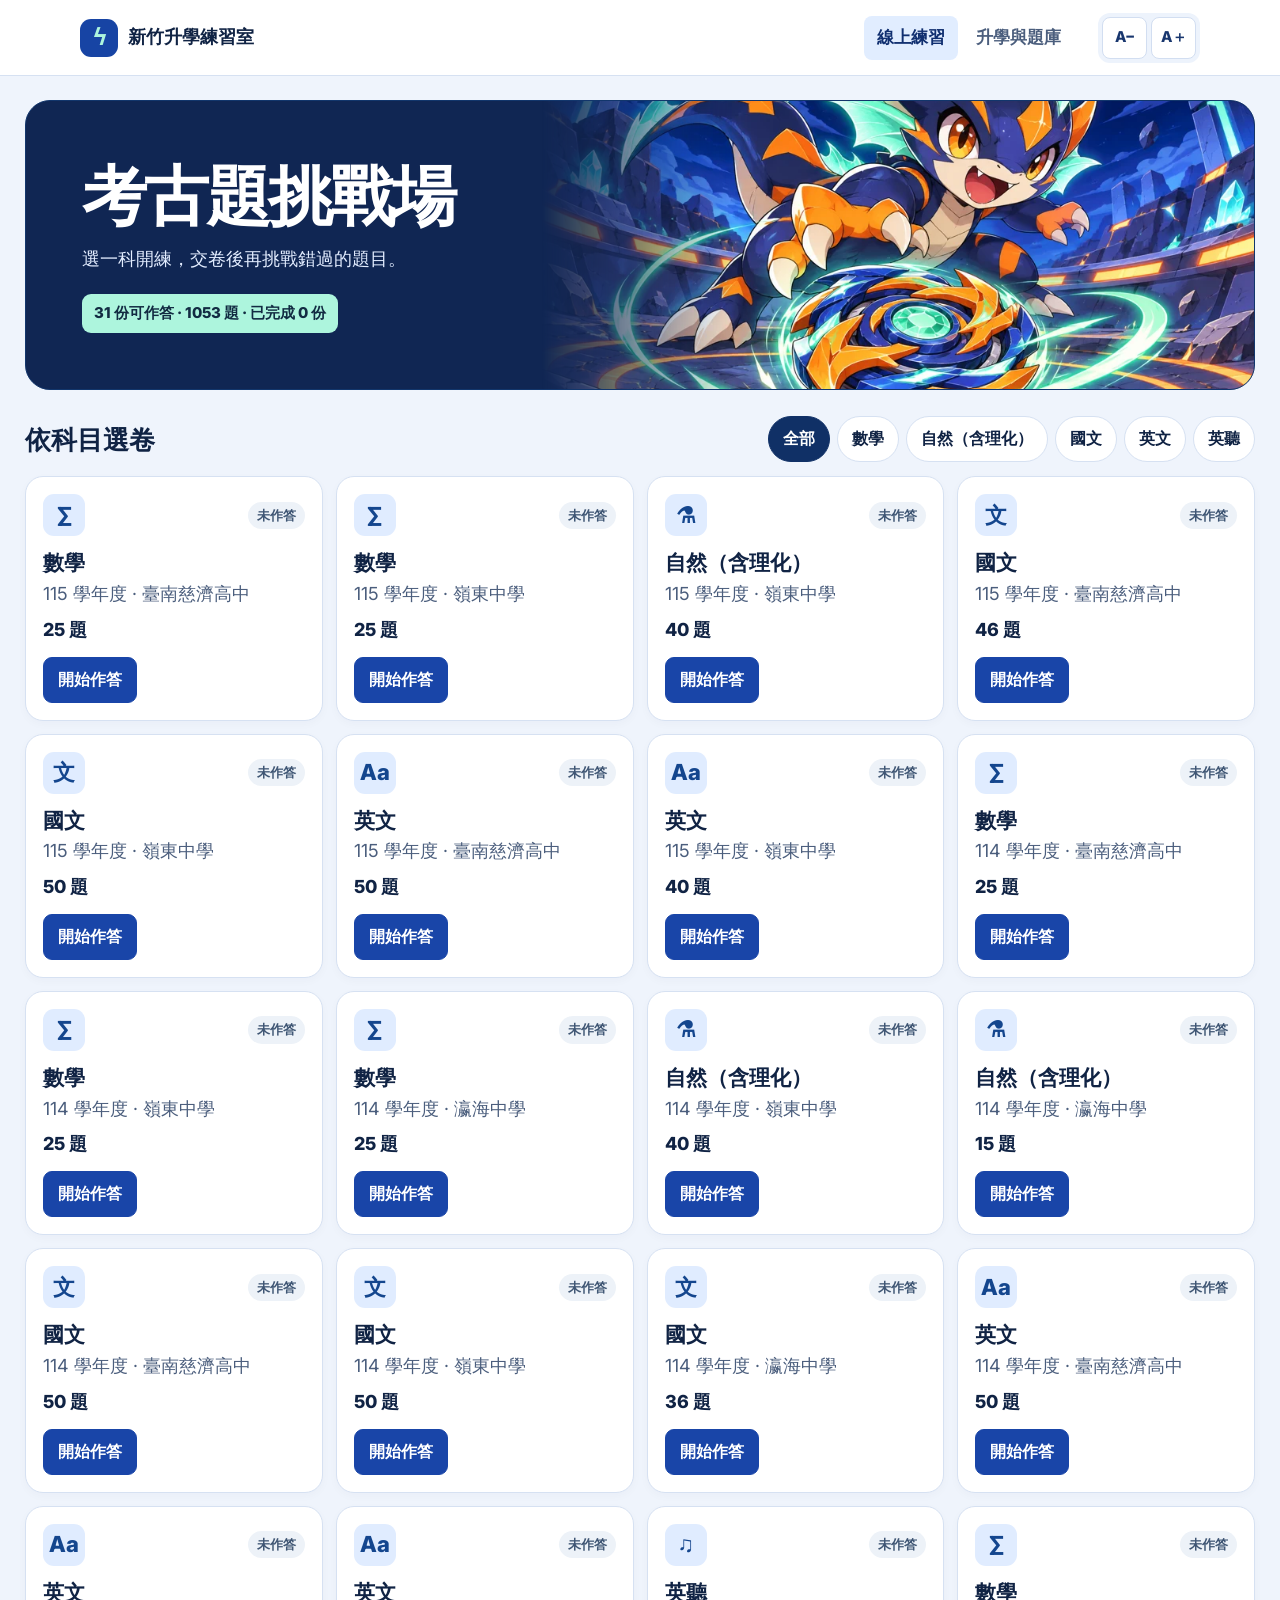
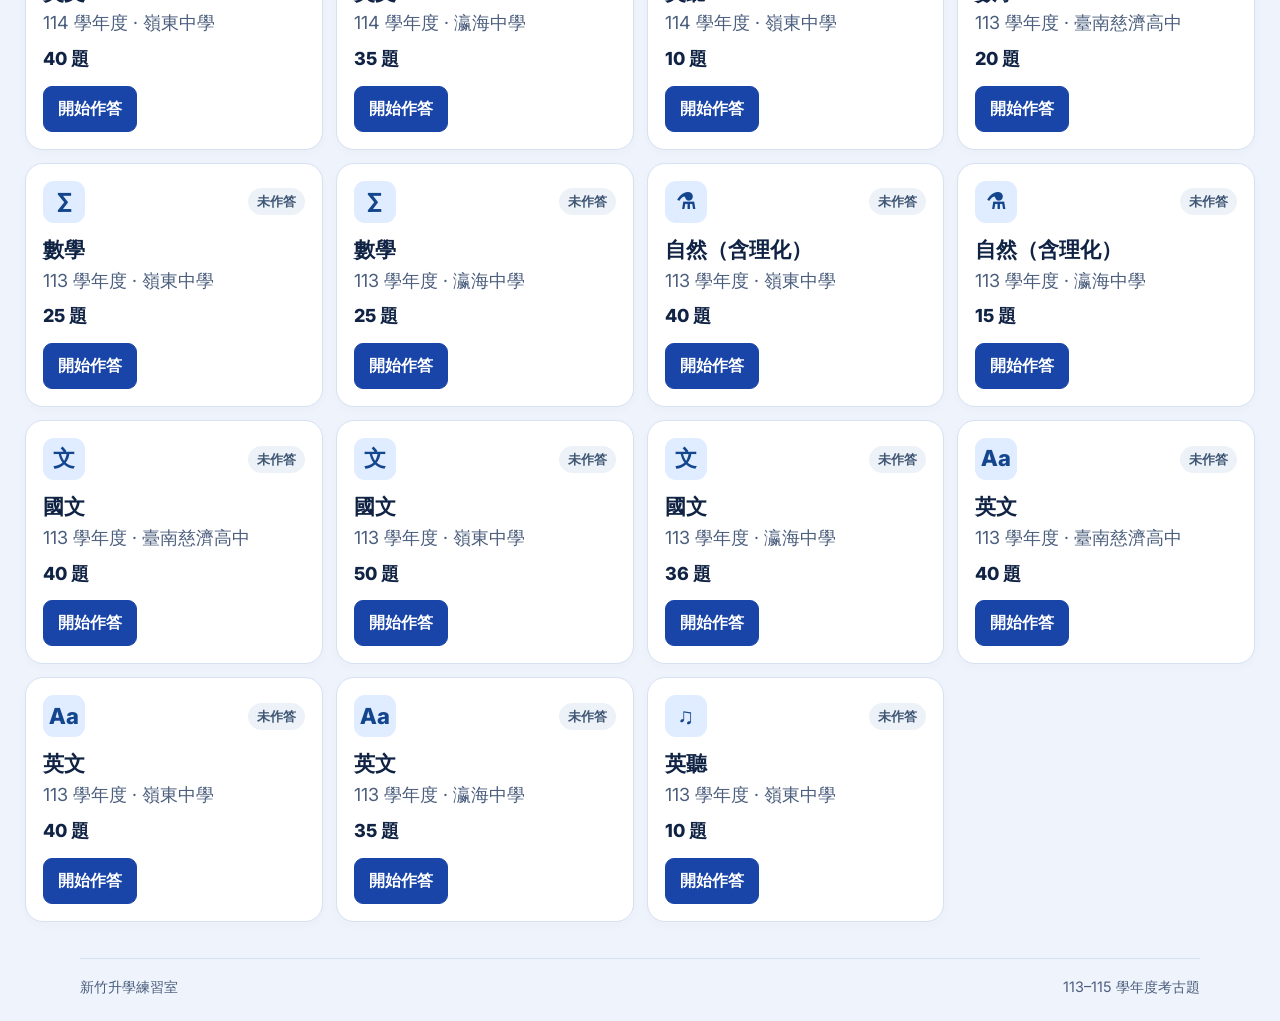
<file: index.html>
<!doctype html>
<html lang="zh-Hant">
<head>
<meta charset="utf-8">
<meta name="viewport" content="width=device-width, initial-scale=1">
<meta name="description" content="新竹升國中線上考古題、錯題重練與升學資訊">
<title>新竹升學練習室</title>
<link rel="stylesheet" href="./style.css">
<link rel="stylesheet" href="./arena.css">
<script defer src="./questions.js"></script>
<script defer src="./catalog.js"></script>
<script defer src="./notes.js"></script>
<script defer src="./arena.js"></script>
</head>
<body>
<a class="skip" href="#main">跳到主要內容</a>
<header class="topbar"><div class="shell top-inner">
  <a class="brand" href="./index.html"><span class="brand-icon" aria-hidden="true">ϟ</span>新竹升學練習室</a>
  <nav aria-label="主選單"><a href="./index.html" aria-current="page">線上練習</a><a href="./resources.html">升學與題庫</a></nav>
  <div class="font-control" role="group" aria-label="字體大小">
    <button id="font-minus" type="button" aria-label="縮小字體">A−</button>
    <button id="font-plus" type="button" aria-label="放大字體">A＋</button>
  </div>
</div></header>
<main id="main" class="shell arena-main">
<noscript><p>請啟用 JavaScript 使用線上練習。</p></noscript>
<section id="library">
  <div class="arena-hero">
    <div class="arena-intro"><h1>考古題挑戰場</h1><p>選一科開練，交卷後再挑戰錯過的題目。</p><div class="arena-stats" id="stats"></div></div>
    <img src="./figures/arena.webp" width="900" height="600" alt="原創電光龍與對戰陀螺">
  </div>
  <div class="library-head"><h2>依科目選卷</h2><div class="filters" id="filters" role="group" aria-label="依科目篩選"></div></div>
  <div id="wrong-tools" class="wrong-tools"></div>
  <div class="paper-grid" id="paper-grid"></div>
</section>
<section id="practice" hidden></section>
<section id="report" hidden></section>
</main>
<dialog id="action-dialog" aria-labelledby="dialog-title">
  <form id="action-form">
    <h2 id="dialog-title"></h2><p id="dialog-detail"></p>
    <div id="pin-field" hidden><label for="pin">家長密碼</label><input id="pin" type="password" inputmode="numeric" maxlength="4" autocomplete="off"><p class="error" id="pin-error" aria-live="polite"></p></div>
    <div class="dialog-actions"><button class="button" id="cancel-action" type="button">取消</button><button class="button primary" id="confirm-action"></button></div>
  </form>
</dialog>
<footer class="site-footer shell"><span>新竹升學練習室</span><span>113–115 學年度考古題</span></footer>
</body>
</html>
</file>
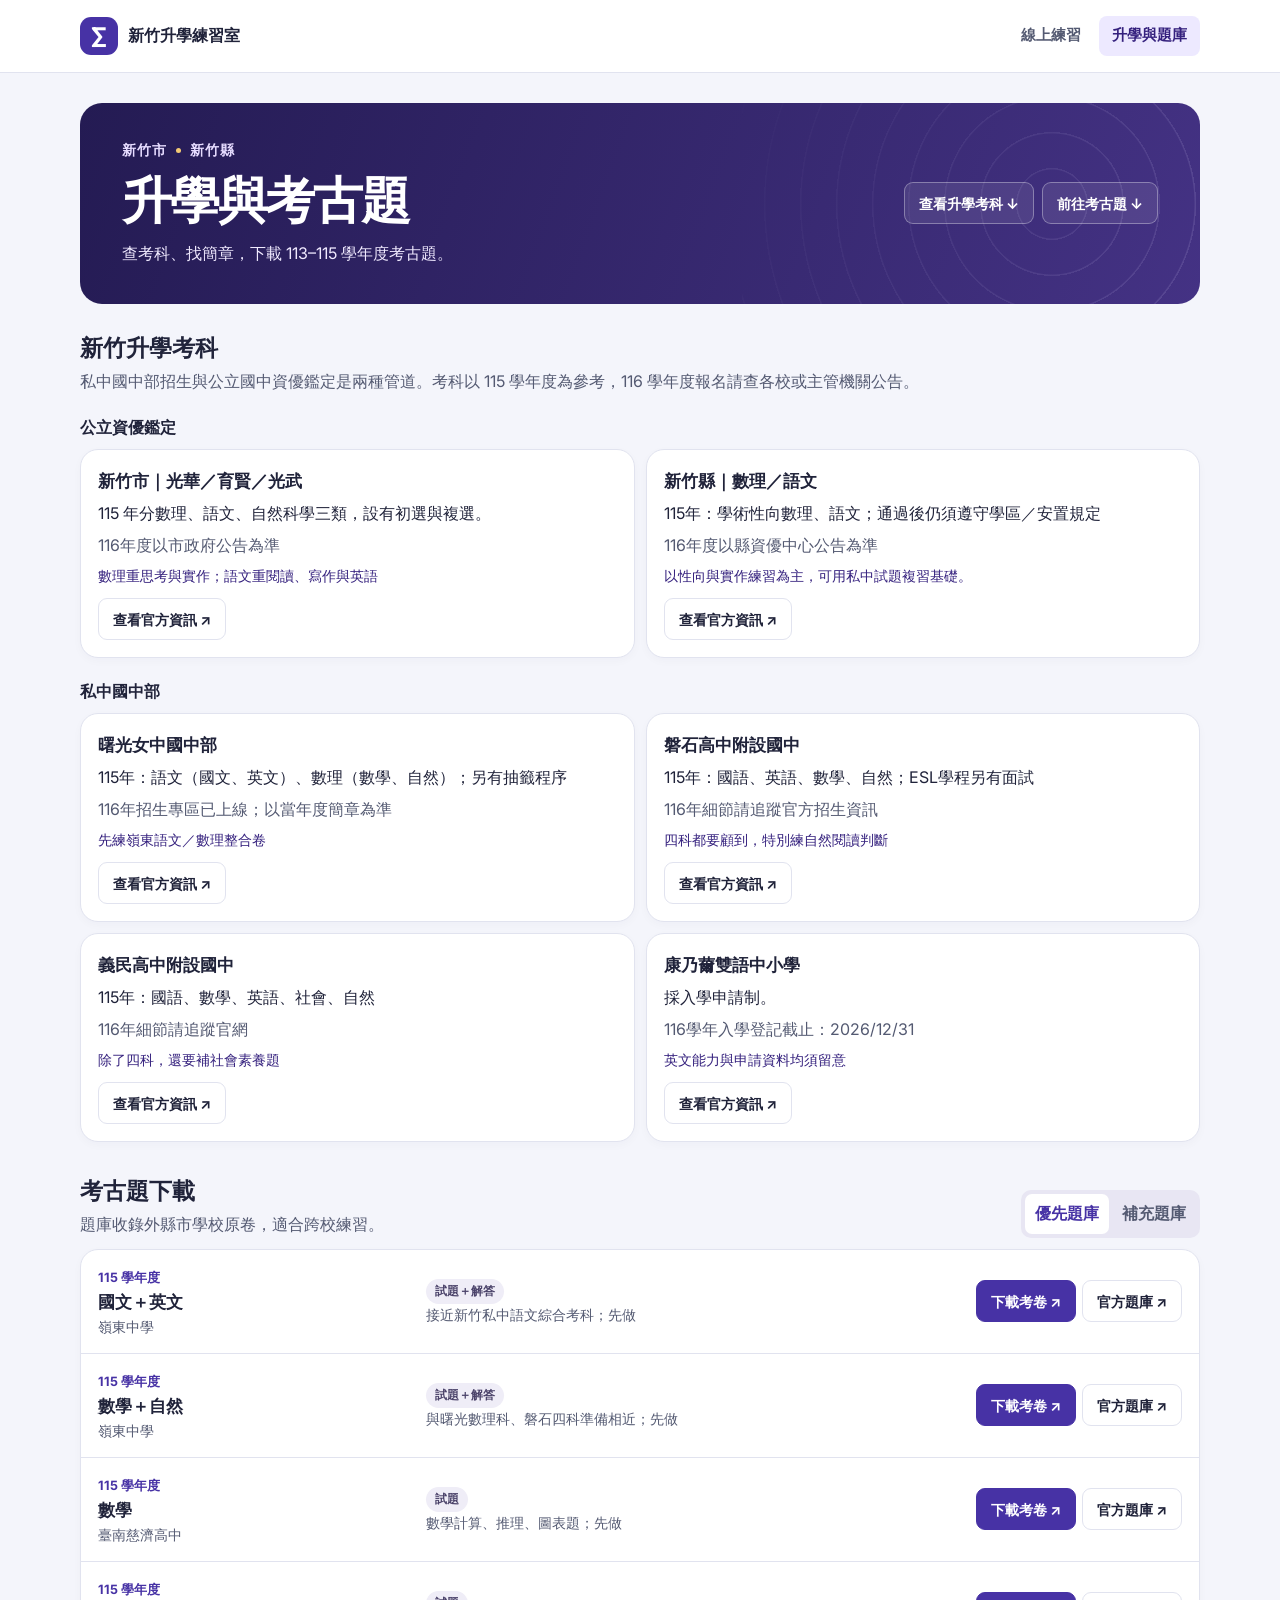
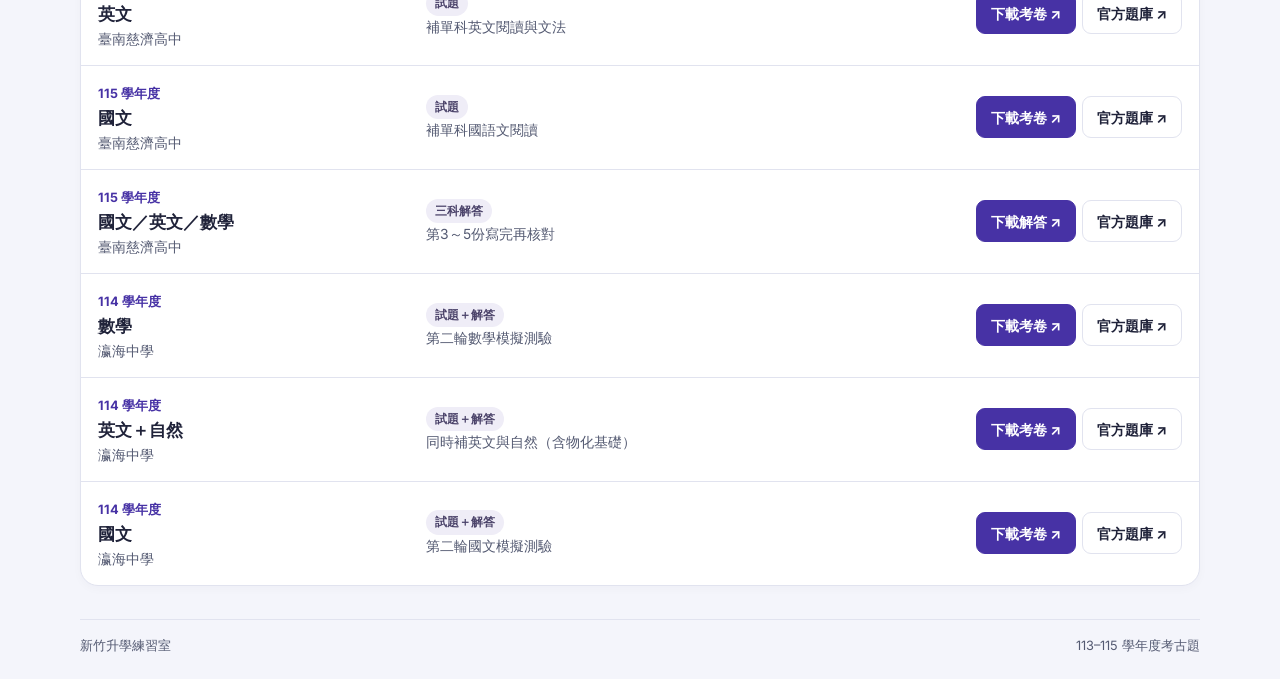
<file: resources.html>
<!doctype html>
<html lang="zh-Hant">
<head>
<meta charset="utf-8">
<meta name="viewport" content="width=device-width, initial-scale=1">
<meta name="description" content="新竹升國中考古題練習、升學考科與官方下載連結">
<title>升學與題庫｜新竹升學練習室</title>
<link rel="stylesheet" href="./style.css">
<script defer src="./resources-data.js"></script>
<script defer src="./resources.js"></script>
</head>
<body>
<a class="skip" href="#main">跳到主要內容</a>
<header class="topbar"><div class="shell top-inner">
  <a class="brand" href="./index.html"><span class="brand-icon" aria-hidden="true">∑</span><span>新竹升學練習室</span></a>
  <nav aria-label="主選單">
    <a href="./index.html">線上練習</a>
    <a href="./resources.html" aria-current="page">升學與題庫</a>
  </nav>
</div></header>
<main id="main" class="shell">
  <section class="hero">
    <div class="hero-text">
      <p class="eyebrow">新竹市 <span></span> 新竹縣</p>
      <h1>升學與考古題</h1>
      <p>查考科、找簡章，下載 113–115 學年度考古題。</p>
    </div>
    <div class="hero-links">
      <a class="button" href="#admissions">查看升學考科 ↓</a>
      <a class="button" href="#papers">前往考古題 ↓</a>
    </div>
  </section>
  <noscript><p class="panel">請啟用 JavaScript 以顯示升學資料和考古題連結。</p></noscript>
  <section class="resource-section" id="admissions">
    <h2>新竹升學考科</h2>
    <p class="muted">私中國中部招生與公立國中資優鑑定是兩種管道。考科以 115 學年度為參考，116 學年度報名請查各校或主管機關公告。</p>
    <div id="school-list"></div>
  </section>
  <section class="resource-section" id="papers">
    <div class="section-heading">
      <div><h2>考古題下載</h2><p class="muted">題庫收錄外縣市學校原卷，適合跨校練習。</p></div>
      <div class="segmented" role="group" aria-label="題庫分類">
        <button id="priority" type="button" aria-pressed="true">優先題庫</button>
        <button id="reserve" type="button" aria-pressed="false">補充題庫</button>
      </div>
    </div>
    <div id="papers-list" class="panel papers-list"></div>
  </section>
</main>
<footer class="site-footer shell"><span>新竹升學練習室</span><span>113–115 學年度考古題</span></footer>
</body>
</html>
</file>
<file: style.css>
@import url('https://fonts.googleapis.com/css2?family=Inter:wght@400;500;600;700;800&display=swap');

:root {
  color-scheme: light;
  --ink: #20233a;
  --muted: #545a72;
  --line: #e1e3ef;
  --surface: #fff;
  --canvas: #f4f5fb;
  --accent: #4732a5;
  --accent-dark: #35217e;
  --accent-soft: #ede9ff;
  --gold: #f4ca74;
  --gold-ink: #774b10;
  --radius: 18px;
  font-family: Inter, "Noto Sans TC", "Microsoft JhengHei", "PingFang TC", sans-serif;
}
*, *::before, *::after { box-sizing: border-box; }
[hidden] { display: none !important; }
body { margin: 0; color: var(--ink); background: var(--canvas); line-height: 1.6; }
a { color: var(--accent); }
button, input { font: inherit; }
button { cursor: pointer; }
button:disabled { cursor: default; opacity: .48; }
:focus-visible { outline: 3px solid #8066e2; outline-offset: 3px; }
h1, h2, h3, h4, p { margin: 0; }
h1 { font-size: clamp(2rem, 4.2vw, 3.1rem); line-height: 1.2; letter-spacing: -.045em; }
h2 { font-size: 1.42rem; line-height: 1.45; }
.shell { width: min(1120px, calc(100% - 52px)); margin-inline: auto; }
.skip { position: absolute; top: -100px; left: 16px; z-index: 4; background: white; padding: 10px; }
.skip:focus { top: 12px; }
.topbar { background: #fff; border-bottom: 1px solid var(--line); }
.top-inner { min-height: 72px; display: flex; align-items: center; justify-content: space-between; gap: 10px 24px; }
.brand { display: inline-flex; align-items: center; gap: 10px; font-weight: 800; color: var(--ink); text-decoration: none; white-space: nowrap; }
.brand-icon { display: grid; place-items: center; width: 38px; height: 38px; border-radius: 11px; background: var(--accent); color: white; font-size: 23px; }
nav { display: flex; align-items: center; gap: 5px; }
nav a { text-decoration: none; color: var(--muted); padding: 8px 13px; border-radius: 8px; white-space: nowrap; font-size: .92rem; font-weight: 700; }
nav a:hover, nav a[aria-current] { background: var(--accent-soft); color: var(--accent-dark); }
.hero { position: relative; isolation: isolate; overflow: hidden; display: flex; align-items: center; justify-content: space-between; gap: 24px; padding: 37px 42px; margin: 30px 0 25px; border-radius: 22px; background: linear-gradient(110deg, #241b53, #443284); color: #fff; }
.hero::before { content: ""; position: absolute; z-index: -1; width: 620px; height: 620px; right: -162px; top: -209px; background: repeating-radial-gradient(circle, transparent 0 34px, #e2d8ff20 35px 36px); mask-image: linear-gradient(110deg, transparent 4%, #000 68%); }
.eyebrow { display: flex; align-items: center; gap: 9px; font-size: .85rem; font-weight: 700; letter-spacing: .08em; color: #e6dcff; margin-bottom: 9px; }
.eyebrow span { width: 5px; height: 5px; border-radius: 50%; background: var(--gold); }
.hero-text > p:last-child { margin-top: 11px; color: #f0eaff; }
.hero-progress { min-width: 232px; padding: 16px 19px; border: 1px solid #ffffff40; border-radius: 14px; background: #ffffff16; }
.hero-progress div { display: flex; align-items: baseline; justify-content: space-between; gap: 16px; }
.hero-progress strong { font-size: 1.18rem; font-variant-numeric: tabular-nums; }
.hero-progress p { color: #ede5ff; font-size: .77rem; }
progress { display: block; appearance: none; width: 100%; height: 7px; overflow: hidden; border: none; border-radius: 5px; background: #ffffff33; margin: 10px 0 8px; }
progress::-webkit-progress-bar { background: #ffffff33; }
progress::-webkit-progress-value { background: var(--gold); }
progress::-moz-progress-bar { background: var(--gold); }
.workspace { display: grid; grid-template-columns: minmax(0, 1fr) 300px; align-items: start; gap: 22px; }
.panel { background: var(--surface); border: 1px solid var(--line); border-radius: var(--radius); box-shadow: 0 3px 10px #29234707; }
.question-panel { padding: 28px 31px 21px; }
.question-meta, .navigator-heading { display: flex; justify-content: space-between; align-items: center; gap: 10px; }
.question-number { font-weight: 700; color: var(--accent); font-size: .94rem; }
.question-number strong { font-size: 1.25rem; }
.question-number span { color: var(--muted); font-weight: 500; }
#question-title { margin: 15px 0 20px; font-weight: 800; font-size: clamp(1.2rem, 2.1vw, 1.5rem); }
.choices { min-width: 0; padding: 0; margin: 0; border: 0; display: grid; gap: 9px; }
.choice { position: relative; display: flex; align-items: center; gap: 12px; min-height: 54px; padding: 9px 12px; border: 1px solid var(--line); border-radius: 11px; cursor: pointer; }
.choice:hover { border-color: #b8a9ea; background: #faf8ff; }
.choice:has(input:checked) { border-color: #795bc9; background: var(--accent-soft); }
.choice:has(input:focus-visible) { outline: 3px solid #8066e2; outline-offset: 2px; }
.choice input { position: absolute; opacity: 0; inset: 0; margin: 0; width: 100%; height: 100%; cursor: pointer; }
.letter { display: grid; place-items: center; flex: 0 0 34px; height: 34px; border-radius: 8px; background: #f0eef8; color: var(--accent-dark); font-size: .91rem; font-weight: 800; }
.choice input:checked + .letter { background: var(--accent); color: #fff; }
.button { display: inline-flex; align-items: center; justify-content: center; gap: 5px; min-height: 42px; border: 1px solid var(--line); border-radius: 9px; padding: 8px 14px; background: #fff; color: var(--ink); font-weight: 700; font-size: .9rem; text-decoration: none; }
.button:hover:not(:disabled) { border-color: #b8a9ea; background: #f9f6ff; }
.button.primary { background: var(--accent); color: #fff; border-color: var(--accent); }
.button.primary:hover:not(:disabled) { background: var(--accent-dark); border-color: var(--accent-dark); }
.flag-button { padding: 5px 10px; min-height: 36px; color: var(--muted); font-size: .84rem; }
.flag-button[aria-pressed="true"] { background: #fff2d4; border-color: #ebcd87; color: var(--gold-ink); }
.question-tools { display: flex; justify-content: space-between; gap: 8px; border-top: 1px solid var(--line); margin-top: 19px; padding-top: 13px; }
.text-button { border: 0; padding: 5px 0; background: transparent; color: var(--accent); font-size: .88rem; font-weight: 700; }
.text-button:hover:not(:disabled) { text-decoration: underline; }
.question-figure { margin: 0 0 17px; }
.question-figure img { display: block; max-width: min(100%, 355px); max-height: 305px; width: auto; height: auto; border-radius: 8px; border: 1px solid var(--line); }
.bonus-table { border-collapse: collapse; margin-bottom: 13px; font-size: .87rem; }
.bonus-table caption { text-align: left; font-weight: 700; margin-bottom: 4px; }
.bonus-table th, .bonus-table td { padding: 4px 10px; border: 1px solid var(--line); text-align: left; }
.bonus-table th { background: var(--canvas); }
.pager { display: flex; justify-content: space-between; gap: 8px; margin-top: 13px; }
.navigator { padding: 20px; }
.navigator h2 { font-size: 1.03rem; }
.tag { display: inline-block; border-radius: 99px; background: #efedf7; color: #4b436a; font-weight: 700; font-size: .74rem; padding: 3px 9px; }
.question-map { display: grid; grid-template-columns: repeat(5, 1fr); gap: 7px; margin-top: 16px; }
.question-map button { position: relative; aspect-ratio: 1; padding: 0; min-width: 0; border: 1px solid var(--line); border-radius: 8px; background: #fff; color: var(--muted); font-weight: 700; }
.question-map button:hover { background: #f6f1ff; }
.question-map button.answered { background: var(--accent-soft); color: var(--accent-dark); border-color: #e1d9fb; }
.question-map button[aria-current] { border: 2px solid var(--accent); color: var(--accent-dark); }
.question-map button.flagged::after { content: ""; position: absolute; top: 4px; right: 4px; width: 7px; height: 7px; border-radius: 50%; background: #be7820; }
.legend { display: flex; justify-content: space-between; gap: 5px; margin: 12px 0 18px; color: var(--muted); font-size: .74rem; }
.legend span { display: inline-flex; align-items: center; gap: 4px; }
.legend i { width: 8px; height: 8px; border-radius: 2px; border: 1px solid #b6b9cd; }
.legend span:nth-child(2) i { background: #ddd1ff; border-color: #ddd1ff; }
.legend span:nth-child(3) i { background: #be7820; border: 0; border-radius: 50%; }
.submit { width: 100%; }
.small, .source { font-size: .82rem; color: var(--muted); }
.small { margin-top: 8px; }
.source { margin: 22px 0 27px; }
.source a { white-space: nowrap; }
.site-footer { padding: 16px 0 23px; border-top: 1px solid var(--line); display: flex; flex-wrap: wrap; gap: 3px 20px; justify-content: space-between; color: var(--muted); font-size: .8rem; }
dialog { color: var(--ink); border: 1px solid var(--line); border-radius: var(--radius); width: min(420px, calc(100% - 32px)); padding: 24px; box-shadow: 0 10px 45px #17123845; }
dialog::backdrop { background: #1e153c85; }
dialog p { color: var(--muted); margin-top: 8px; }
dialog label { display: block; font-weight: 700; margin: 13px 0 4px; }
dialog input { border: 1px solid #9699ac; border-radius: 8px; padding: 8px 12px; width: 100%; }
.dialog-actions { display: flex; justify-content: flex-end; gap: 8px; margin-top: 18px; }
dialog .error { color: #a02036; min-height: 1.1em; font-size: .85rem; }
.explanation { margin-top: 12px; padding: 13px 16px; background: #f2edff; border-left: 3px solid #7759c8; border-radius: 6px; }
.explanation h3 { margin-bottom: 5px; font-size: 1rem; color: var(--accent-dark); }
.score-panel { display: flex; align-items: center; gap: 18px; padding: 23px; }
.score-number { padding: 6px 14px; border-radius: 12px; background: var(--accent-soft); color: var(--accent-dark); white-space: nowrap; }
.score-number strong { font-size: 2rem; }
.score-copy { flex: 1; }
.score-copy p, .muted { color: var(--muted); }
.review { margin-top: 22px; }
.review-item { margin-top: 11px; }
.review-item summary { cursor: pointer; padding: 13px 17px; font-weight: 800; }
.review-item summary .tag { margin-left: 5px; }
.review-body { padding: 0 17px 16px; }
.review-body > h3 { font-size: 1.02rem; margin: 3px 0 9px; }
.hero-links { display: flex; flex-wrap: wrap; gap: 8px; }
.hero-links .button { background: #ffffff17; color: #fff; border-color: #ffffff55; }
.hero-links .button:hover { background: #ffffff31; }
.resource-section { margin: 28px 0 33px; scroll-margin-top: 14px; }
.resource-section h2 + p { margin-top: 4px; }
.group-title { margin: 20px 0 9px; font-size: 1.02rem; }
.school-grid { display: grid; grid-template-columns: repeat(2, minmax(0, 1fr)); gap: 11px; }
.school-card { display: flex; flex-direction: column; align-items: flex-start; gap: 6px; padding: 17px; }
.school-card h4 { font-size: 1.08rem; }
.school-card .button { margin-top: 5px; }
.school-tip { color: var(--accent-dark); font-size: .9rem; }
.section-heading { display: flex; align-items: flex-end; justify-content: space-between; flex-wrap: wrap; gap: 9px; margin-bottom: 11px; }
.segmented { display: flex; gap: 3px; padding: 4px; border-radius: 10px; background: #e8e6f3; }
.segmented button { border: 0; padding: 7px 10px; border-radius: 7px; background: transparent; color: var(--muted); font-weight: 700; }
.segmented button[aria-pressed="true"] { color: var(--accent); background: #fff; }
.paper-row { display: grid; align-items: center; grid-template-columns: minmax(135px, .85fr) minmax(155px, 1.45fr) auto; gap: 14px; padding: 14px 17px; }
.paper-row + .paper-row { border-top: 1px solid var(--line); }
.paper-year { color: var(--accent); font-size: .8rem; font-weight: 700; }
.paper-name h3 { font-size: 1.06rem; }
.paper-row p { font-size: .87rem; }
.paper-actions { display: flex; flex-wrap: wrap; gap: 6px; }
@media (max-width: 850px) {
  .shell { width: calc(100% - 34px); }
  .workspace { grid-template-columns: minmax(0, 1fr) 250px; gap: 13px; }
  .hero { padding: 27px; }
  .question-panel { padding: 20px; }
  .navigator { padding: 14px; }
  .paper-row { grid-template-columns: minmax(115px, .85fr) minmax(145px, 1.25fr) minmax(107px, auto); }
}
@media (max-width: 640px) {
  .shell { width: calc(100% - 24px); }
  .top-inner { padding: 9px 0; min-height: 56px; flex-wrap: wrap; }
  .brand { font-size: .9rem; gap: 6px; }
  .brand-icon { width: 29px; height: 29px; font-size: 18px; border-radius: 7px; }
  nav a { padding: 7px; font-size: .81rem; }
  .hero { margin: 15px 0; flex-direction: column; align-items: stretch; padding: 21px; gap: 14px; }
  .hero h1 { font-size: clamp(1.6rem, 7vw, 2.2rem); }
  .hero-progress { min-width: 0; padding: 10px 13px; }
  .workspace { grid-template-columns: 1fr; }
  .question-panel { padding: 16px; }
  .question-map { grid-template-columns: repeat(5, minmax(34px, 46px)); }
  .navigator { padding: 16px; }
  .legend { justify-content: flex-start; gap: 14px; }
  .score-panel { flex-wrap: wrap; padding: 14px; gap: 10px; }
  .score-copy { min-width: 150px; }
  .school-grid { grid-template-columns: 1fr; }
  .paper-row { grid-template-columns: 1fr; gap: 6px; }
  .paper-actions { margin-top: 3px; }
}
</file>
<file: arena.css>
html { --arena-blue:#103066; --arena-ink:#102344; --arena-accent:#1945a8; --arena-mint:#adf5dd; --arena-orange:#ffbd73; }
body:has(.arena-main) { background:#eff4fc; color:var(--arena-ink); --ink:#102344; --muted:#4b5e7d; --accent:#1945a8; --accent-dark:#102f70; --accent-soft:#e1edff; --line:#d6e1f2; }
.top-inner { min-height: 75px; }
.brand-icon { background:#1744a4; color:var(--arena-mint); }
.top-inner nav { margin-left:auto; }
.top-inner nav a { min-height:44px; display:flex; align-items:center; }
.font-control { display:flex; gap:4px; padding:4px; border-radius:12px; background:#edf3fc; }
.font-control button { min-height:42px; min-width:45px; border:1px solid #d2def1; border-radius:8px; background:white; color:#18366e; font-size:.83rem; font-weight:800; }
.arena-main { width:min(1230px, calc(100% - 42px)); padding-block:24px 36px; }
.arena-hero { display:grid; grid-template-columns:1.04fr 1fr; background:#102653; border:1px solid #12366c; border-radius:25px; color:white; overflow:hidden; position:relative; isolation:isolate; }
.arena-intro { padding:clamp(22px, 4.5vw, 56px); align-self:center; z-index:1; }
.arena-intro h1 { font-size:clamp(2rem, 5.6vw, 3.6rem); font-weight:850; }
.arena-intro p { margin-top:10px; color:#e3edff; }
.arena-hero img { position:absolute; inset:0 0 0 auto; height:100%; width:58%; object-fit:cover; object-position:center; mask-image:linear-gradient(90deg,transparent,black 27%); }
.arena-stats { display:inline-block; padding:8px 12px; border-radius:9px; background:#adf5dd; color:#122b42; font-weight:800; margin-top:20px; font-size:.83rem; }
.library-head { display:flex; flex-wrap:wrap; justify-content:space-between; align-items:center; gap:12px; margin:26px 0 14px; }
.filters, .wrong-tools { display:flex; flex-wrap:wrap; gap:7px; }
.filters .button { border-radius:100px; }
.filters [aria-pressed=true] { background:var(--arena-blue); color:white; border-color:var(--arena-blue); }
.filters [aria-pressed=true]:hover { background:#0c2551; color:white; }
.button { min-height:46px; }
.wrong-tools:not(:empty) { margin-bottom:15px; }
.wrong-button { background:#fff1d8; color:#693d0d; border-color:#efc889; }
.paper-grid { display:grid; grid-template-columns:repeat(auto-fit,minmax(min(100%,255px),1fr)); gap:13px; }
.arena-card { padding:17px; display:flex; flex-direction:column; align-items:start; }
.card-top { width:100%; display:flex; justify-content:space-between; align-items:center; gap:8px; margin-bottom:10px; }
.subject-icon { display:grid; place-items:center; min-width:42px; height:42px; border-radius:11px; color:#14468e; background:#e0ecff; font-size:1.23rem; font-weight:800; }
.status { border-radius:20px; background:#edf2f8; color:#3f5674; padding:3px 9px; font-size:.73rem; font-weight:800; }
.status.done { background:#d4f5e8; color:#0d5a40; }
.status.in-progress { background:#fff0d5; color:#754809; }
.card-score { margin:7px 0 12px; font-weight:800; }
.card-actions { display:flex; flex-wrap:wrap; gap:6px; margin-top:auto; }
.screen-head { display:flex; justify-content:space-between; align-items:end; flex-wrap:wrap; gap:10px; margin-bottom:13px; }
.screen-head h1 { font-size:clamp(1.4rem, 3.7vw, 2.45rem); }
.screen-head .text-button { min-height:44px; }
.arena-workspace { display:grid; align-items:start; grid-template-columns:minmax(0,1fr) minmax(240px,27%); gap:15px; }
.arena-question, .arena-map { padding:clamp(12px,2.5vw,23px); scroll-margin-top:10px; min-width:0; }
.arena-question .small { margin:0; overflow-wrap:anywhere; }
.arena-map { position:sticky; top:12px; }
.arena-map .question-map { max-height:51vh; overflow:auto; padding:3px; }
.arena-map .question-map button { min-height:43px; aspect-ratio:auto; }
.arena-question .prompt { margin:16px 0; }
.source-controls { display:flex; gap:5px; flex-wrap:wrap; margin:13px 0 8px; }
.source-controls .button { font-size:.76rem; padding-inline:9px; }
.paper-view { overflow:auto; height:clamp(225px, 43vh, 520px); background:#fff; border:1px solid #b7c8e2; border-radius:10px; }
.paper-view img { display:block; width:var(--paper-zoom, 100%); min-width:max(0px, calc(25rem - 48px)); height:auto; max-width:none; }
.arena-choices { border:0; margin:13px 0 0; padding:0; min-width:0; display:grid; grid-auto-flow:column; grid-auto-columns:1fr; gap:7px; }
.arena-choices .choice { justify-content:center; min-height:53px; padding:7px; }
.arena-choices.written-choices { grid-auto-flow:row; }
.arena-choices.written-choices .choice { justify-content:start; }
.question-tools { flex-wrap:wrap; }
.question-tools .button { padding:7px 10px; font-size:.79rem; }
.audio-box { display:grid; gap:5px; margin-top:13px; }
.audio-box audio { width:100%; max-width:540px; }
.review-heading { display:flex; flex-wrap:wrap; justify-content:space-between; align-items:center; gap:8px; }
.review-item summary { min-height:48px; }
.review-paper { margin-top:8px; }
#history-select { min-height:44px; max-width:100%; font:inherit; padding:5px; border:1px solid #b7c8e2; border-radius:7px; background:white; }
@media(max-width:900px) {
  .arena-main { width:calc(100% - 26px); }
  .arena-workspace { grid-template-columns:minmax(0,1fr); }
  .arena-map { position:static; }
  .arena-map .question-map { grid-template-columns:repeat(auto-fill,minmax(45px,1fr)); max-height:240px; }
}
@media(max-width:600px) {
  .top-inner { flex-wrap:wrap; justify-content:space-between; gap:4px; }
  .top-inner nav { order:3; flex-basis:100%; margin-left:0; }
  .arena-hero { grid-template-columns:1fr; }
  .arena-hero img { position:static; width:100%; height:150px; object-position:50% 58%; mask-image:linear-gradient(180deg,transparent,black 20%); }
  .arena-intro { padding:18px 17px 2px; }
  .arena-intro h1 { font-size:1.75rem; }
  .arena-stats { margin-top:10px; }
  .question-meta { flex-wrap:wrap; }
}

.session-audio:empty { display:none; } .session-audio .audio-box { margin:0 0 12px; padding:12px; }
</file>
